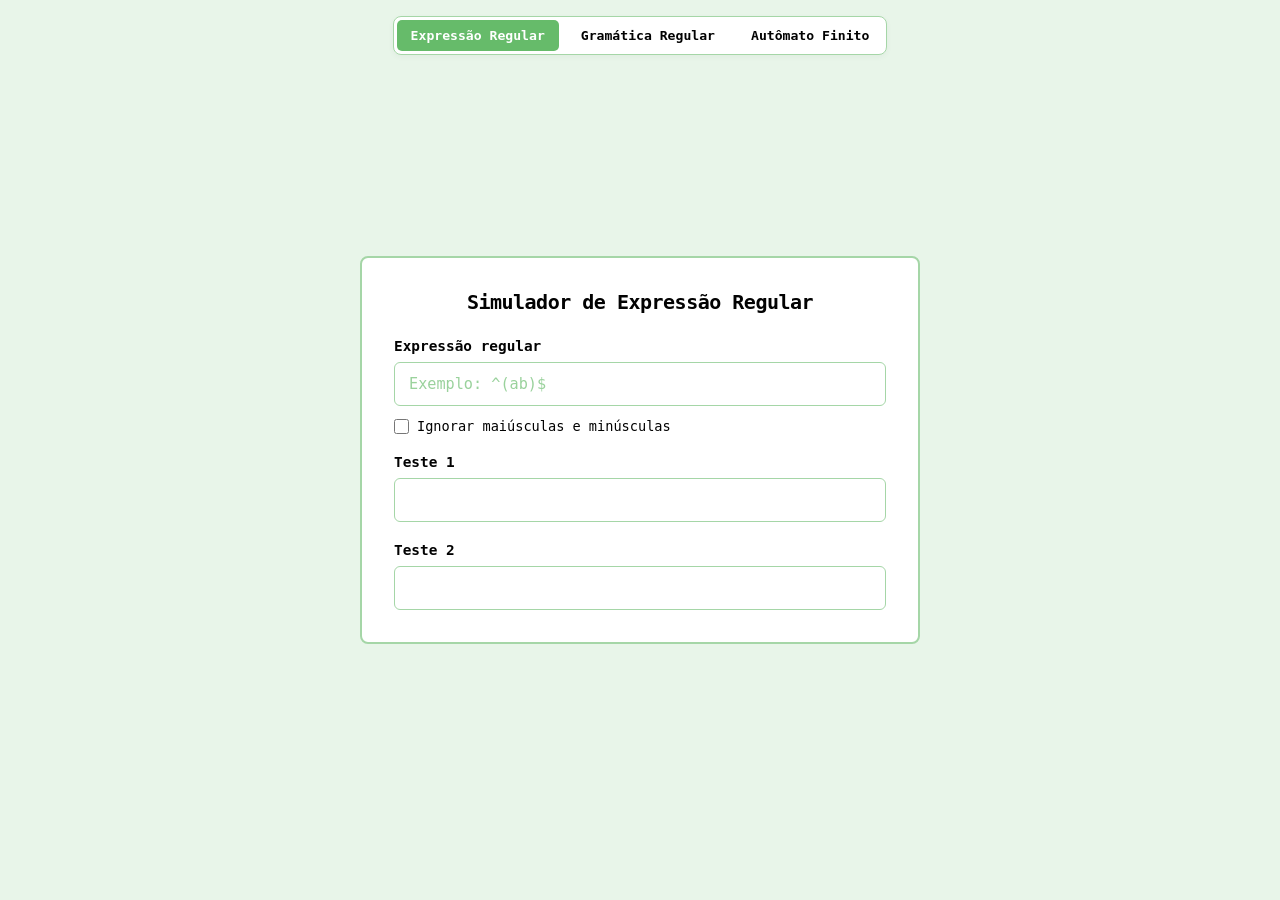
<file: index.html>
<!doctype html>
<html lang="pt-BR">
  <head>
    <meta charset="UTF-8" />
    <meta name="viewport" content="width=device-width, initial-scale=1.0" />
    <title>Simulador de Expressão Regular</title>
    <link rel="stylesheet" href="css/style.css" />
  </head>
  <body>
    <nav class="top-nav" aria-label="Navegação principal">
      <a href="index.html" class="nav-link active">Expressão Regular</a>
      <a href="pages/gramatica.html" class="nav-link">Gramática Regular</a>
      <a href="pages/automato.html" class="nav-link">Autômato Finito</a>
    </nav>

    <main class="container">
      <h1>Simulador de Expressão Regular</h1>

      <div class="field-group">
        <label for="regex">Expressão regular</label>
        <input type="text" id="regex" placeholder="Exemplo: ^(ab)$" />
        <label class="checkbox-label">
          <input type="checkbox" id="caseInsensitive" />
          Ignorar maiúsculas e minúsculas
        </label>
      </div>

      <div class="field-group">
        <label for="test1">Teste 1</label>
        <input type="text" id="test1" class="test-input" />
      </div>

      <div class="field-group">
        <label for="test2">Teste 2</label>
        <input type="text" id="test2" class="test-input" />
      </div>
    </main>

    <script src="js/expressao.js"></script>
  </body>
</html>
</file>
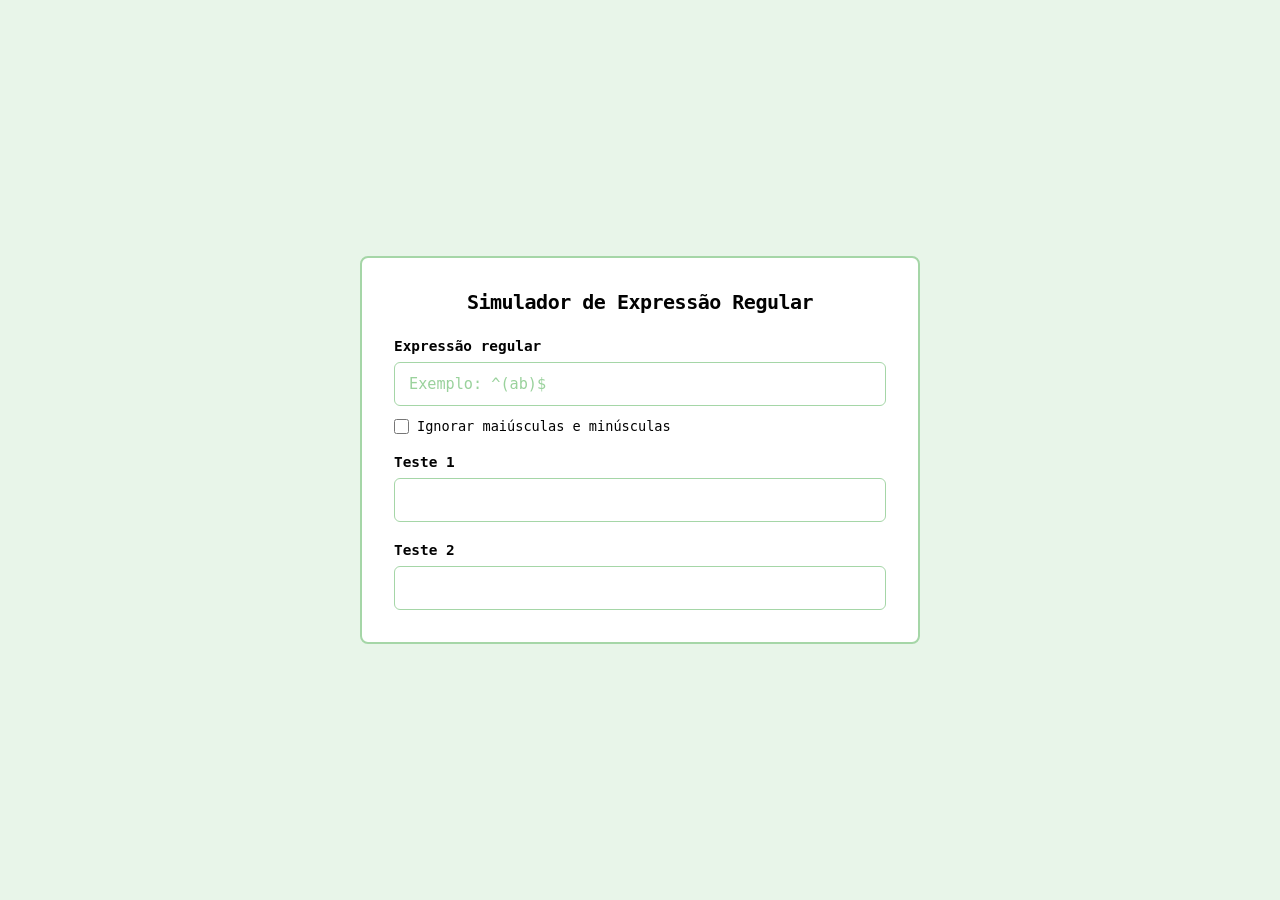
<file: Trabalho I/pages/index.html>
<!doctype html>
<html lang="pt-BR">
  <head>
    <meta charset="UTF-8" />
    <meta name="viewport" content="width=device-width, initial-scale=1.0" />
    <title>Simulador de Regex</title>
    <link rel="stylesheet" href="../css/style.css" />
  </head>
  <body>
    <main class="container">
      <h1>Simulador de Expressão Regular</h1>

      <div class="field-group">
        <label for="regex">Expressão regular</label>
        <input type="text" id="regex" placeholder="Exemplo: ^(ab)$" />
        <label class="checkbox-label">
          <input type="checkbox" id="caseInsensitive" />
          Ignorar maiúsculas e minúsculas
        </label>
      </div>

      <div class="field-group">
        <label for="test1">Teste 1</label>
        <input type="text" id="test1" class="test-input" />
      </div>

      <div class="field-group">
        <label for="test2">Teste 2</label>
        <input type="text" id="test2" class="test-input" />
      </div>
    </main>

    <script src="../js/app.js"></script>
  </body>
</html>
</file>
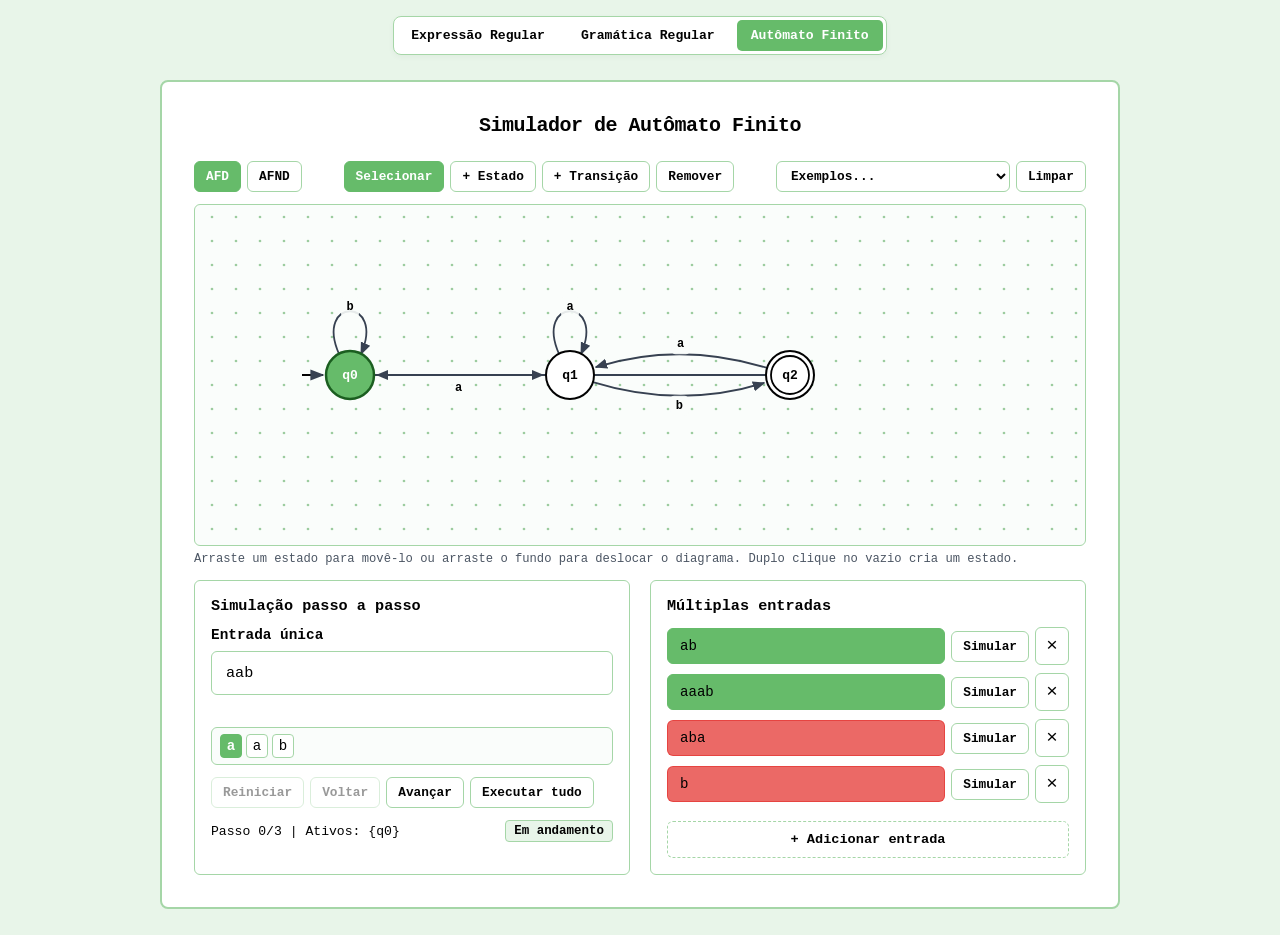
<file: pages/automato.html>
<!doctype html>
<html lang="pt-BR">
  <head>
    <meta charset="UTF-8" />
    <meta name="viewport" content="width=device-width, initial-scale=1.0" />
    <title>Simulador de Autômato Finito</title>
    <link rel="stylesheet" href="../css/style.css" />
  </head>
  <body>
    <nav class="top-nav" aria-label="Navegação principal">
      <a href="../index.html" class="nav-link">Expressão Regular</a>
      <a href="gramatica.html" class="nav-link">Gramática Regular</a>
      <a href="automato.html" class="nav-link active">Autômato Finito</a>
    </nav>

    <main class="container container-wide">
      <h1>Simulador de Autômato Finito</h1>

      <div class="automaton-toolbar">
        <div class="toolbar-group" role="group" aria-label="Tipo de autômato">
          <button type="button" class="mode-btn active" data-mode="AFD">
            AFD
          </button>
          <button type="button" class="mode-btn" data-mode="AFND">
            AFND
          </button>
        </div>

        <div class="toolbar-group" role="group" aria-label="Ferramentas de edição">
          <button type="button" class="tool-btn active" data-tool="select">
            Selecionar
          </button>
          <button type="button" class="tool-btn" data-tool="add-state">
            + Estado
          </button>
          <button type="button" class="tool-btn" data-tool="add-transition">
            + Transição
          </button>
          <button type="button" class="tool-btn" data-tool="delete">
            Remover
          </button>
        </div>

        <div class="toolbar-group">
          <select
            id="presetSelect"
            class="toolbar-select"
            aria-label="Carregar exemplo"
          >
            <option value="">Exemplos...</option>
            <option value="afd_ab">AFD: termina com 'ab'</option>
            <option value="afnd_01">AFND: contém '01' (com ε)</option>
          </select>
          <button type="button" id="btnClear" class="btn-small">Limpar</button>
        </div>
      </div>

      <div id="validationBanner" class="validation-banner" hidden></div>

      <div class="canvas-wrapper">
        <svg
          id="automatonSvg"
          viewBox="0 0 880 340"
          role="img"
          aria-label="Diagrama de estados do autômato finito"
        >
          <defs>
            <pattern
              id="dotGrid"
              width="24"
              height="24"
              patternUnits="userSpaceOnUse"
            >
              <circle cx="12" cy="12" r="1.35" fill="#9ccc9f" />
            </pattern>
            <marker
              id="arrow"
              viewBox="0 0 10 10"
              refX="9"
              refY="5"
              markerWidth="7"
              markerHeight="7"
              orient="auto-start-reverse"
            >
              <path d="M 0 1 L 10 5 L 0 9 z" fill="#374151" />
            </marker>
            <marker
              id="arrow-selected"
              viewBox="0 0 10 10"
              refX="9"
              refY="5"
              markerWidth="7"
              markerHeight="7"
              orient="auto-start-reverse"
            >
              <path d="M 0 1 L 10 5 L 0 9 z" fill="#1b5e20" />
            </marker>
            <marker
              id="arrow-active"
              viewBox="0 0 10 10"
              refX="9"
              refY="5"
              markerWidth="7"
              markerHeight="7"
              orient="auto-start-reverse"
            >
              <path d="M 0 1 L 10 5 L 0 9 z" fill="#66bb6a" />
            </marker>
          </defs>
          <rect
            id="gridBg"
            x="0"
            y="0"
            width="880"
            height="340"
            fill="url(#dotGrid)"
          />
          <g id="viewportLayer">
            <g id="transitionsLayer"></g>
            <g id="statesLayer"></g>
          </g>
        </svg>
      </div>

      <p class="canvas-hint" id="canvasHint">
        Duplo clique no espaço vazio cria um estado. Clique em um estado ou transição para editar.
      </p>

      <div id="inspectorPanel" class="inspector-panel" hidden>
        <div id="stateInspector" class="inspector-row" hidden>
          <label class="inspector-field">
            Estado:
            <input type="text" id="stateLabelInput" maxlength="6" />
          </label>
          <label class="checkbox-label">
            <input type="checkbox" id="stateInitialCheck" />
            Inicial
          </label>
          <label class="checkbox-label">
            <input type="checkbox" id="stateFinalCheck" />
            Final
          </label>
          <div class="inspector-actions">
            <button
              type="button"
              id="btnDeleteState"
              class="btn-danger-outline"
            >
              Remover estado
            </button>
          </div>
        </div>

        <div id="transitionInspector" class="inspector-row" hidden>
          <span class="inspector-field" id="transitionEndpoints"></span>
          <label class="inspector-field">
            Símbolos:
            <input
              type="text"
              id="transitionSymbolsInput"
              class="symbols-input"
              placeholder="a, b"
            />
          </label>
          <button
            type="button"
            id="btnInsertEpsilon"
            class="btn-small"
            title="Inserir transição vazia (ε)"
          >
            + ε
          </button>
          <div class="inspector-actions">
            <button
              type="button"
              id="btnDeleteTransition"
              class="btn-danger-outline"
            >
              Remover transição
            </button>
          </div>
        </div>
      </div>

      <section class="sim-grid" aria-label="Simulação de entradas">
        <div class="sim-section">
          <h2>Simulação passo a passo</h2>
          <div class="field-group">
            <label for="singleWordInput">Entrada única</label>
            <input
              type="text"
              id="singleWordInput"
              placeholder="Digite uma palavra (ou deixe vazio para ε)"
            />
          </div>

          <div id="tapeDisplay" class="tape-display" aria-label="Fita de entrada"></div>

          <div class="step-controls">
            <button type="button" id="btnStepReset" class="btn-small">
              Reiniciar
            </button>
            <button type="button" id="btnStepPrev" class="btn-small">
              Voltar
            </button>
            <button type="button" id="btnStepNext" class="btn-small">
              Avançar
            </button>
            <button type="button" id="btnStepAll" class="btn-small">
              Executar tudo
            </button>
          </div>

          <div id="simStatus" class="sim-status"></div>
        </div>

        <div class="sim-section">
          <h2>Múltiplas entradas</h2>
          <div id="batchList" class="batch-list"></div>
          <button type="button" id="btnAddBatch" class="btn-secondary">
            + Adicionar entrada
          </button>
        </div>
      </section>
    </main>

    <script src="../js/automato-algoritmo.js"></script>
    <script src="../js/automato.js"></script>
  </body>
</html>
</file>
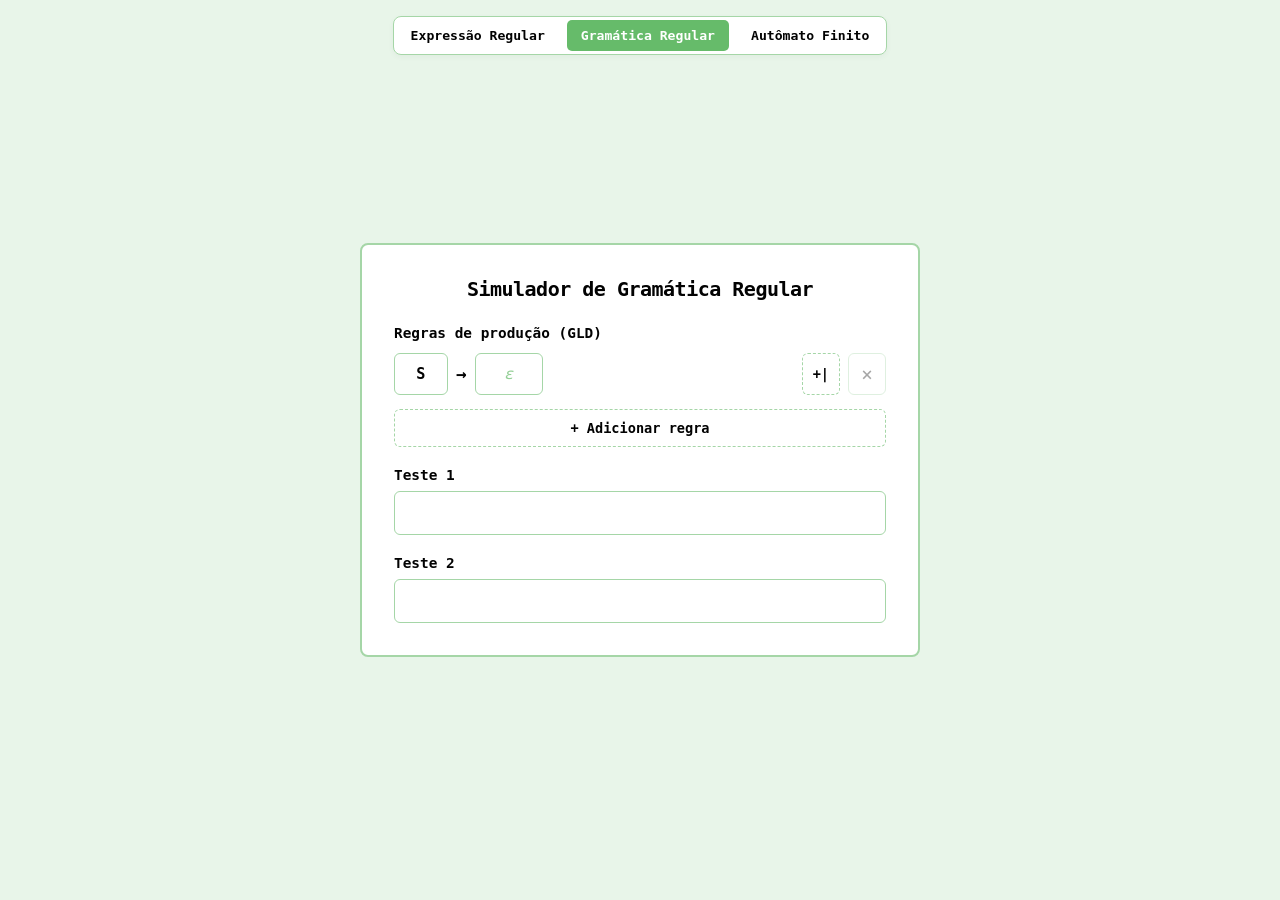
<file: pages/gramatica.html>
<!doctype html>
<html lang="pt-BR">
  <head>
    <meta charset="UTF-8" />
    <meta name="viewport" content="width=device-width, initial-scale=1.0" />
    <title>Simulador de Gramática Regular</title>
    <link rel="stylesheet" href="../css/style.css" />
  </head>
  <body>
    <nav class="top-nav" aria-label="Navegação principal">
      <a href="../index.html" class="nav-link">Expressão Regular</a>
      <a href="gramatica.html" class="nav-link active">Gramática Regular</a>
      <a href="automato.html" class="nav-link">Autômato Finito</a>
    </nav>

    <main class="container">
      <h1>Simulador de Gramática Regular</h1>

      <div class="field-group">
        <label>Regras de produção (GLD)</label>
        <div id="rulesContainer" class="rules-container">
          <div class="rule-row">
            <input
              type="text"
              class="rule-left"
              maxlength="3"
              value="S"
              placeholder="S"
              aria-label="Não-terminal de origem"
            />
            <span class="rule-arrow">&rarr;</span>
            <div class="rule-alternatives">
              <input
                type="text"
                class="alt-input"
                placeholder="&epsilon;"
                aria-label="Produção alternativa"
              />
            </div>
            <button
              type="button"
              class="btn-add-alt"
              title="Adicionar alternativa (|)"
              aria-label="Adicionar alternativa"
            >
              +|
            </button>
            <button
              type="button"
              class="btn-remove"
              title="Remover regra"
              aria-label="Remover regra"
              disabled
            >
              &times;
            </button>
          </div>
        </div>
        <button type="button" id="btnAddRule" class="btn-secondary">
          + Adicionar regra
        </button>
      </div>

      <div class="field-group">
        <label for="test1">Teste 1</label>
        <input type="text" id="test1" class="test-input" />
      </div>

      <div class="field-group">
        <label for="test2">Teste 2</label>
        <input type="text" id="test2" class="test-input" />
      </div>
    </main>

    <script src="../js/gramatica-algoritmo.js"></script>
    <script src="../js/gramatica.js"></script>
  </body>
</html>
</file>
<file: css/style.css>
:root {
  --bg-color: #e8f5e9;
  --border-color: #a5d6a7;
  --primary-color: #66bb6a;
  --text-color: #020202;
  --card-bg: #ffffff;
  --placeholder-color: #81c784;
  --error-color: #e53835c0;
}

* {
  box-sizing: border-box;
  margin: 0;
  padding: 0;
}

body {
  background-color: var(--bg-color);
  color: var(--text-color);
  font-family:
    ui-monospace, "SF Mono", "Cascadia Code", Monaco, Consolas, monospace;
  min-height: 100vh;
  display: flex;
  justify-content: center;
  align-items: center;
  padding: 24px;
}

.container {
  background-color: var(--card-bg);
  border: 2px solid var(--border-color);
  border-radius: 8px;
  width: 100%;
  max-width: 560px;
  padding: 32px;
}

h1 {
  font-size: 1.25rem;
  font-weight: 700;
  margin-bottom: 24px;
  text-align: center;
  letter-spacing: -0.5px;
}

.field-group {
  margin-bottom: 20px;
  display: flex;
  flex-direction: column;
  gap: 8px;
}

.field-group:last-of-type {
  margin-bottom: 0;
}

label {
  font-size: 0.9rem;
  font-weight: 600;
}

input[type="text"] {
  width: 100%;
  padding: 12px 14px;
  font-family: inherit;
  font-size: 0.95rem;
  color: var(--text-color);
  background-color: var(--card-bg);
  border: 1.5px solid var(--border-color);
  border-radius: 6px;
  outline: none;
  transition:
    border-color 0.15s ease,
    background-color 0.15s ease;
}

input[type="text"]:focus {
  border-color: var(--primary-color);
}

input[type="text"]::placeholder {
  color: var(--placeholder-color);
  opacity: 0.8;
}

.checkbox-label {
  display: flex;
  align-items: center;
  gap: 8px;
  font-size: 0.85rem;
  font-weight: 500;
  cursor: pointer;
  user-select: none;
  margin-top: 4px;
}

.checkbox-label input[type="checkbox"] {
  cursor: pointer;
  accent-color: var(--primary-color);
  width: 15px;
  height: 15px;
}

/* Estados de validacao dos campos de teste */

.test-input.valid {
  border-color: var(--primary-color);
  background-color: var(--primary-color);
}

.test-input.invalid {
  border-color: var(--error-color);
  background-color: var(--error-color);
}

/* Barra superior de navegacao flutuante */

.top-nav {
  position: fixed;
  top: 16px;
  display: flex;
  gap: 8px;
  background-color: var(--card-bg);
  border: 1.5px solid var(--border-color);
  border-radius: 8px;
  padding: 3px;
  box-shadow: 0 2px 6px rgba(0, 0, 0, 0.04);
  z-index: 100;
}

.nav-link {
  text-decoration: none;
  color: var(--text-color);
  font-size: 0.82rem;
  font-weight: 600;
  padding: 8px 14px;
  border-radius: 5px;
  transition:
    background-color 0.15s ease,
    color 0.15s ease;
}

.nav-link:hover {
  background-color: var(--bg-color);
}

.nav-link.active {
  background-color: var(--primary-color);
  color: #ffffff;
}

/* Formulario de regras da gramatica regular */

.rules-container {
  display: flex;
  flex-direction: column;
  gap: 12px;
  margin-top: 4px;
  width: 100%;
}

.rule-row {
  display: flex;
  align-items: center;
  gap: 8px;
  width: 100%;
  box-sizing: border-box;
}

input[type="text"].rule-left {
  width: 54px;
  min-width: 54px;
  max-width: 54px;
  flex: 0 0 54px;
  height: 42px;
  padding: 8px 4px;
  text-align: center;
  text-transform: uppercase;
  font-weight: 700;
  letter-spacing: 0.5px;
}

.rule-arrow {
  flex: 0 0 auto;
  font-size: 1.1rem;
  color: var(--text-color);
  user-select: none;
  font-weight: 600;
}

.rule-alternatives {
  display: flex;
  flex-wrap: wrap;
  align-items: center;
  gap: 6px;
  flex: 1 1 0%;
  min-width: 0;
}

input[type="text"].alt-input {
  width: 68px;
  min-width: 56px;
  max-width: 100px;
  height: 42px;
  padding: 8px 6px;
  text-align: center;
  font-size: 0.95rem;
}

input[type="text"].alt-input::placeholder {
  color: var(--placeholder-color);
  font-style: italic;
  opacity: 0.85;
}

.pipe-sep {
  color: var(--placeholder-color);
  font-weight: 700;
  font-size: 1rem;
  user-select: none;
  padding: 0 2px;
}

.btn-add-alt {
  background-color: var(--card-bg);
  border: 1.5px dashed var(--border-color);
  color: var(--text-color);
  height: 42px;
  padding: 0 10px;
  border-radius: 6px;
  font-family: inherit;
  font-size: 0.85rem;
  font-weight: 600;
  cursor: pointer;
  display: flex;
  justify-content: center;
  align-items: center;
  flex-shrink: 0;
  transition:
    border-color 0.15s ease,
    background-color 0.15s ease;
}

.btn-add-alt:hover {
  border-color: var(--primary-color);
  background-color: var(--bg-color);
}

.btn-remove {
  background-color: var(--card-bg);
  border: 1.5px solid var(--border-color);
  color: var(--text-color);
  width: 38px;
  height: 42px;
  border-radius: 6px;
  font-family: inherit;
  font-size: 1.2rem;
  cursor: pointer;
  display: flex;
  justify-content: center;
  align-items: center;
  flex: 0 0 38px;
  transition:
    border-color 0.15s ease,
    background-color 0.15s ease,
    color 0.15s ease;
}

.btn-remove:hover:not(:disabled) {
  border-color: var(--error-color);
  color: #ffffff;
  background-color: var(--error-color);
}

.btn-remove:disabled {
  opacity: 0.35;
  cursor: not-allowed;
}

.btn-secondary {
  width: 100%;
  padding: 10px;
  font-family: inherit;
  font-size: 0.85rem;
  font-weight: 600;
  color: var(--text-color);
  background-color: var(--card-bg);
  border: 1.5px dashed var(--border-color);
  border-radius: 6px;
  cursor: pointer;
  transition:
    border-color 0.15s ease,
    background-color 0.15s ease;
  margin-top: 6px;
}

.btn-secondary:hover {
  border-color: var(--primary-color);
  background-color: var(--bg-color);
}

/* Simulador de automato finito */

.container.container-wide {
  max-width: 960px;
  margin-top: 56px;
}

.automaton-toolbar {
  display: flex;
  flex-wrap: wrap;
  align-items: center;
  justify-content: space-between;
  gap: 10px;
  margin-bottom: 12px;
}

.toolbar-group {
  display: flex;
  flex-wrap: wrap;
  align-items: center;
  gap: 6px;
}

.tool-btn,
.mode-btn,
.btn-small {
  background-color: var(--card-bg);
  border: 1.5px solid var(--border-color);
  color: var(--text-color);
  font-family: inherit;
  font-size: 0.8rem;
  font-weight: 600;
  padding: 7px 11px;
  border-radius: 6px;
  cursor: pointer;
  transition:
    border-color 0.15s ease,
    background-color 0.15s ease,
    color 0.15s ease;
}

.tool-btn:hover,
.mode-btn:hover,
.btn-small:hover:not(:disabled) {
  border-color: var(--primary-color);
  background-color: var(--bg-color);
}

.tool-btn.active,
.mode-btn.active {
  background-color: var(--primary-color);
  border-color: var(--primary-color);
  color: #ffffff;
}

.tool-btn[data-tool="delete"].active {
  background-color: var(--error-color);
  border-color: var(--error-color);
  color: #ffffff;
}

.btn-small:disabled {
  opacity: 0.4;
  cursor: not-allowed;
}

.toolbar-select {
  font-family: inherit;
  font-size: 0.8rem;
  font-weight: 600;
  color: var(--text-color);
  background-color: var(--card-bg);
  border: 1.5px solid var(--border-color);
  border-radius: 6px;
  padding: 6px 10px;
  outline: none;
  cursor: pointer;
}

.toolbar-select:focus {
  border-color: var(--primary-color);
}

.validation-banner {
  background-color: #fdecea;
  border: 1.5px solid var(--error-color);
  color: #7f1d1d;
  border-radius: 6px;
  padding: 8px 12px;
  font-size: 0.82rem;
  margin-bottom: 12px;
}

.validation-banner[hidden] {
  display: none;
}

.canvas-wrapper {
  border: 1.5px solid var(--border-color);
  border-radius: 6px;
  background-color: #fafdfb;
  overflow: hidden;
  position: relative;
}

#automatonSvg {
  display: block;
  width: 100%;
  height: 340px;
  user-select: none;
  touch-action: none;
  cursor: grab;
}

#automatonSvg.panning {
  cursor: grabbing;
}

#automatonSvg.tool-add {
  cursor: crosshair;
}

.canvas-hint {
  font-size: 0.76rem;
  color: #4b5563;
  margin-top: 6px;
  margin-bottom: 14px;
}

/* Elementos SVG do diagrama */

.svg-state {
  cursor: pointer;
}

.svg-state-circle {
  fill: var(--card-bg);
  stroke: var(--text-color);
  stroke-width: 2;
  transition: fill 0.15s ease, stroke 0.15s ease;
}

.svg-state-final {
  fill: none;
  stroke: var(--text-color);
  stroke-width: 1.8;
  pointer-events: none;
}

.svg-state-label {
  font-family: inherit;
  font-size: 13px;
  font-weight: 700;
  fill: var(--text-color);
  text-anchor: middle;
  dominant-baseline: central;
  pointer-events: none;
}

.svg-state.selected .svg-state-circle {
  stroke: #1b5e20;
  stroke-width: 3;
  fill: var(--bg-color);
}

.svg-state.active-sim .svg-state-circle {
  fill: var(--primary-color);
  stroke: #1b5e20;
  stroke-width: 2.5;
}

.svg-state.active-sim .svg-state-label {
  fill: #ffffff;
}

.svg-state.pending-source .svg-state-circle {
  stroke: var(--primary-color);
  stroke-dasharray: 4 3;
  stroke-width: 2.5;
}

.svg-initial-arrow {
  fill: none;
  stroke: var(--text-color);
  stroke-width: 2;
  pointer-events: none;
}

.svg-transition-hit {
  fill: none;
  stroke: transparent;
  stroke-width: 14;
  cursor: pointer;
}

.svg-transition-path {
  fill: none;
  stroke: #374151;
  stroke-width: 1.8;
  pointer-events: none;
  transition: stroke 0.15s ease, stroke-width 0.15s ease;
}

.svg-transition-group.selected .svg-transition-path {
  stroke: #1b5e20;
  stroke-width: 2.6;
}

.svg-transition-group.active-sim .svg-transition-path {
  stroke: var(--primary-color);
  stroke-width: 3;
}

.svg-transition-label-bg {
  fill: #fafdfb;
  opacity: 0.9;
  pointer-events: none;
}

.svg-transition-label {
  font-family: inherit;
  font-size: 12px;
  font-weight: 600;
  fill: var(--text-color);
  text-anchor: middle;
  dominant-baseline: central;
  cursor: pointer;
}

.svg-transition-group.active-sim .svg-transition-label {
  fill: #1b5e20;
  font-weight: 700;
}

/* Painel de edicao do item selecionado */

.inspector-panel {
  border: 1.5px solid var(--border-color);
  background-color: var(--bg-color);
  border-radius: 6px;
  padding: 12px 14px;
  margin-bottom: 16px;
}

.inspector-panel[hidden] {
  display: none;
}

.inspector-row {
  display: flex;
  flex-wrap: wrap;
  align-items: center;
  gap: 12px;
}

.inspector-row[hidden] {
  display: none;
}

.inspector-field {
  display: flex;
  align-items: center;
  gap: 6px;
  font-size: 0.82rem;
  font-weight: 600;
}

.inspector-field input[type="text"] {
  width: 120px;
  padding: 6px 10px;
  font-size: 0.85rem;
}

.inspector-field input[type="text"].symbols-input {
  width: 180px;
}

.inspector-actions {
  margin-left: auto;
  display: flex;
  align-items: center;
  gap: 8px;
}

.btn-danger-outline {
  background-color: var(--card-bg);
  border: 1.5px solid var(--error-color);
  color: #b71c1c;
  font-family: inherit;
  font-size: 0.8rem;
  font-weight: 600;
  padding: 6px 10px;
  border-radius: 6px;
  cursor: pointer;
}

.btn-danger-outline:hover {
  background-color: var(--error-color);
  color: #ffffff;
}

/* Painel de simulacao: entrada unica e multiplas entradas */

.sim-grid {
  display: grid;
  grid-template-columns: 1fr 1fr;
  gap: 20px;
  margin-top: 8px;
}

.sim-section {
  border: 1.5px solid var(--border-color);
  border-radius: 6px;
  padding: 16px;
  display: flex;
  flex-direction: column;
  gap: 12px;
  background-color: var(--card-bg);
}

.sim-section h2 {
  font-size: 0.95rem;
  font-weight: 700;
}

.tape-display {
  display: flex;
  flex-wrap: wrap;
  align-items: center;
  gap: 4px;
  min-height: 34px;
  padding: 6px 8px;
  border: 1.5px solid var(--border-color);
  border-radius: 6px;
  background-color: #fafdfb;
  font-size: 0.88rem;
}

.tape-cell {
  display: inline-flex;
  align-items: center;
  justify-content: center;
  min-width: 22px;
  height: 24px;
  padding: 0 5px;
  border-radius: 4px;
  border: 1px solid var(--border-color);
  background-color: var(--card-bg);
}

.tape-cell.consumed {
  background-color: var(--bg-color);
  color: #4b5563;
}

.tape-cell.current {
  background-color: var(--primary-color);
  border-color: var(--primary-color);
  color: #ffffff;
  font-weight: 700;
}

.tape-empty {
  color: #6b7280;
  font-size: 0.8rem;
}

.step-controls {
  display: flex;
  flex-wrap: wrap;
  gap: 6px;
}

.sim-status {
  display: flex;
  flex-wrap: wrap;
  align-items: center;
  justify-content: space-between;
  gap: 8px;
  font-size: 0.82rem;
}

.status-badge {
  padding: 3px 8px;
  border-radius: 4px;
  font-weight: 700;
  font-size: 0.78rem;
}

.status-badge.accepted {
  background-color: var(--primary-color);
  color: #ffffff;
}

.status-badge.rejected {
  background-color: var(--error-color);
  color: #ffffff;
}

.status-badge.running {
  background-color: var(--bg-color);
  border: 1px solid var(--border-color);
  color: var(--text-color);
}

.batch-list {
  display: flex;
  flex-direction: column;
  gap: 8px;
}

.batch-row {
  display: flex;
  align-items: center;
  gap: 6px;
}

.batch-row .test-input {
  flex: 1;
  padding: 9px 12px;
  font-size: 0.88rem;
}

.batch-row .test-input::placeholder {
  color: rgba(2, 2, 2, 0.7);
  opacity: 1;
}

.batch-row .btn-remove {
  height: 38px;
  width: 34px;
  flex: 0 0 34px;
}

@media (max-width: 780px) {
  .sim-grid {
    grid-template-columns: 1fr;
  }

  .inspector-actions {
    margin-left: 0;
  }
}
</file>
<file: Trabalho I/css/style.css>
:root {
  --bg-color: #e8f5e9;
  --border-color: #a5d6a7;
  --primary-color: #66bb6a;
  --text-color: #020202;
  --card-bg: #ffffff;
  --placeholder-color: #81c784;
  --error-color: #e53835c0;
}

* {
  box-sizing: border-box;
  margin: 0;
  padding: 0;
}

body {
  background-color: var(--bg-color);
  color: var(--text-color);
  font-family:
    ui-monospace, "SF Mono", "Cascadia Code", Monaco, Consolas, monospace;
  min-height: 100vh;
  display: flex;
  justify-content: center;
  align-items: center;
  padding: 24px;
}

.container {
  background-color: var(--card-bg);
  border: 2px solid var(--border-color);
  border-radius: 8px;
  width: 100%;
  max-width: 560px;
  padding: 32px;
}

h1 {
  font-size: 1.25rem;
  font-weight: 700;
  margin-bottom: 24px;
  text-align: center;
  letter-spacing: -0.5px;
}

.field-group {
  margin-bottom: 20px;
  display: flex;
  flex-direction: column;
  gap: 8px;
}

.field-group:last-of-type {
  margin-bottom: 0;
}

label {
  font-size: 0.9rem;
  font-weight: 600;
}

input[type="text"] {
  width: 100%;
  padding: 12px 14px;
  font-family: inherit;
  font-size: 0.95rem;
  color: var(--text-color);
  background-color: var(--card-bg);
  border: 1.5px solid var(--border-color);
  border-radius: 6px;
  outline: none;
  transition:
    border-color 0.15s ease,
    background-color 0.15s ease;
}

input[type="text"]:focus {
  border-color: var(--primary-color);
}

input[type="text"]::placeholder {
  color: var(--placeholder-color);
  opacity: 0.8;
}

.checkbox-label {
  display: flex;
  align-items: center;
  gap: 8px;
  font-size: 0.85rem;
  font-weight: 500;
  cursor: pointer;
  user-select: none;
  margin-top: 4px;
}

.checkbox-label input[type="checkbox"] {
  cursor: pointer;
  accent-color: var(--primary-color);
  width: 15px;
  height: 15px;
}

/* Estados de validacao dos campos de teste */

.test-input.valid {
  border-color: var(--primary-color);
  background-color: var(--primary-color);
}

.test-input.invalid {
  border-color: var(--error-color);
  background-color: var(--error-color);
}
</file>
